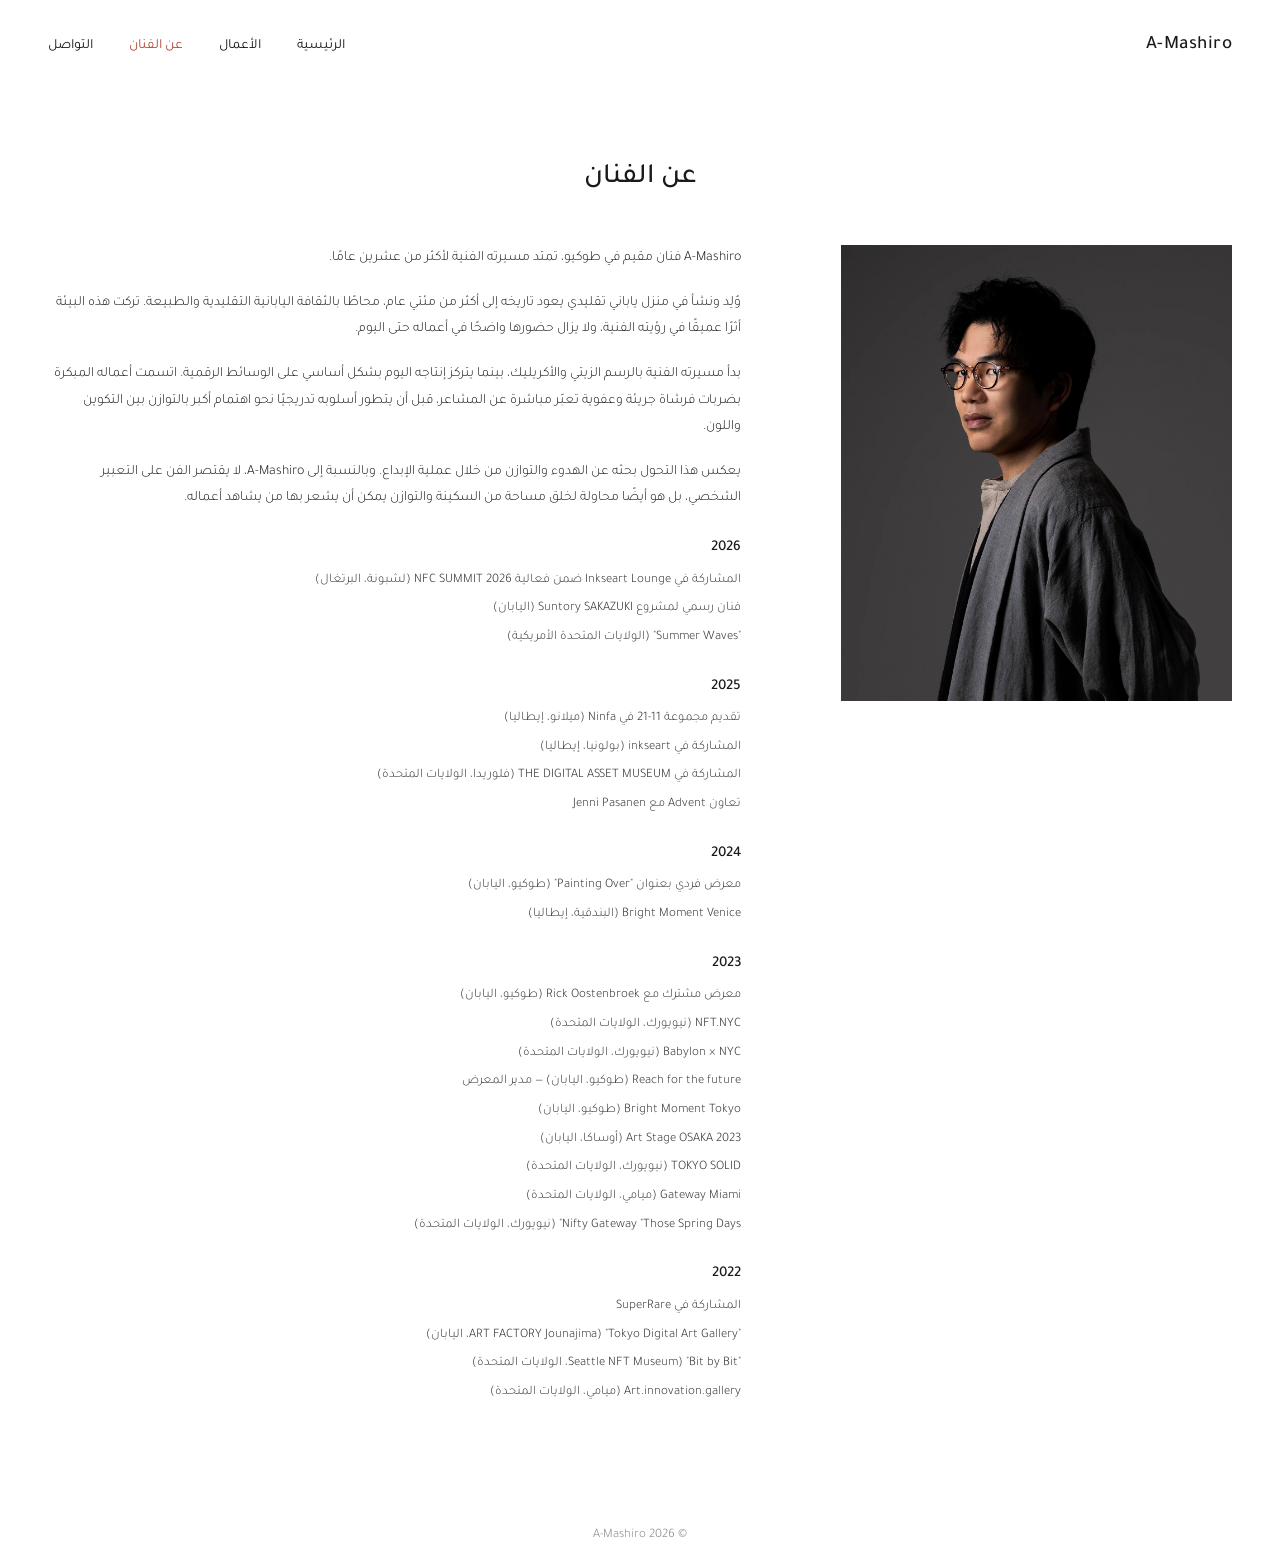
<file: about.html>
<!DOCTYPE html>
<html lang="ar" dir="rtl">
<head>
<meta charset="UTF-8">
<meta name="viewport" content="width=device-width, initial-scale=1.0">
<title>A-Mashiro | عن الفنان</title>
<meta name="description" content="موقع يعرض أعمالًا مختارة للفنان A-Mashiro.">
<link rel="stylesheet" href="style.css">
</head>
<body>
<header>
  <div class="logo"><a href="index.html">A-Mashiro</a></div>
  <nav class="mainnav">
    <div><a href="index.html" class="">الرئيسية</a></div>
    <div><a href="works.html" class="">الأعمال</a>
      <div class="dropdown"><a href="works.html">مختارات</a>
<a href="s1121.html">11-21</a>
<a href="memories.html">ذكريات في أعماق القلب</a>
<a href="primitives.html">بدائيات</a>
<a href="misalignment.html">عدم الاصطفاف</a>
<a href="window.html">نافذة التنوير</a>
<a href="dots2.html">نقطتان</a>
<a href="paintingover.html">إعادة الطلاء</a>
<a href="ginga.html">جينغا</a>
<a href="collaboration.html">أعمال تعاونية</a></div>
    </div>
    <div><a href="about.html" class="active">عن الفنان</a></div>
    <div><a href="#" class="">التواصل</a>
      <div class="dropdown">
        <a href="#" target="_blank" rel="noopener">Instagram</a>
      </div>
    </div>
  </nav>
</header>
<main>
<h1 class="page-title">عن الفنان</h1>

<div class="about-wrap">
  <div class="about-photo" data-src="data/about.json" data-folder="images/about/"></div>
  <div class="about-text">
    <p>A-Mashiro فنان مقيم في طوكيو، تمتد مسيرته الفنية لأكثر من عشرين عامًا.</p>
    <p>وُلِد ونشأ في منزل ياباني تقليدي يعود تاريخه إلى أكثر من مئتي عام، محاطًا بالثقافة اليابانية التقليدية والطبيعة. تركت هذه البيئة أثرًا عميقًا في رؤيته الفنية، ولا يزال حضورها واضحًا في أعماله حتى اليوم.</p>
    <p>بدأ مسيرته الفنية بالرسم الزيتي والأكريليك، بينما يتركز إنتاجه اليوم بشكل أساسي على الوسائط الرقمية. اتسمت أعماله المبكرة بضربات فرشاة جريئة وعفوية تعبّر مباشرة عن المشاعر، قبل أن يتطور أسلوبه تدريجيًا نحو اهتمام أكبر بالتوازن بين التكوين واللون.</p>
    <p>يعكس هذا التحول بحثه عن الهدوء والتوازن من خلال عملية الإبداع. وبالنسبة إلى A-Mashiro، لا يقتصر الفن على التعبير الشخصي، بل هو أيضًا محاولة لخلق مساحة من السكينة والتوازن يمكن أن يشعر بها من يشاهد أعماله.</p>
    <div class="cv-year">2026</div><div class="cv-item">المشاركة في Inkseart Lounge ضمن فعالية NFC SUMMIT 2026 (لشبونة، البرتغال)</div><div class="cv-item">فنان رسمي لمشروع Suntory SAKAZUKI (اليابان)</div><div class="cv-item">"Summer Waves" (الولايات المتحدة الأمريكية)</div><div class="cv-year">2025</div><div class="cv-item">تقديم مجموعة 11-21 في Ninfa (ميلانو، إيطاليا)</div><div class="cv-item">المشاركة في inkseart (بولونيا، إيطاليا)</div><div class="cv-item">المشاركة في THE DIGITAL ASSET MUSEUM (فلوريدا، الولايات المتحدة)</div><div class="cv-item">تعاون Advent مع Jenni Pasanen</div><div class="cv-year">2024</div><div class="cv-item">معرض فردي بعنوان "Painting Over" (طوكيو، اليابان)</div><div class="cv-item">Bright Moment Venice (البندقية، إيطاليا)</div><div class="cv-year">2023</div><div class="cv-item">معرض مشترك مع Rick Oostenbroek (طوكيو، اليابان)</div><div class="cv-item">NFT.NYC (نيويورك، الولايات المتحدة)</div><div class="cv-item">Babylon × NYC (نيويورك، الولايات المتحدة)</div><div class="cv-item">Reach for the future (طوكيو، اليابان) — مدير المعرض</div><div class="cv-item">Bright Moment Tokyo (طوكيو، اليابان)</div><div class="cv-item">Art Stage OSAKA 2023 (أوساكا، اليابان)</div><div class="cv-item">TOKYO SOLID (نيويورك، الولايات المتحدة)</div><div class="cv-item">Gateway Miami (ميامي، الولايات المتحدة)</div><div class="cv-item">Nifty Gateway "Those Spring Days" (نيويورك، الولايات المتحدة)</div><div class="cv-year">2022</div><div class="cv-item">المشاركة في SuperRare</div><div class="cv-item">"Tokyo Digital Art Gallery" (ART FACTORY Jounajima، اليابان)</div><div class="cv-item">"Bit by Bit" (Seattle NFT Museum، الولايات المتحدة)</div><div class="cv-item">Art.innovation.gallery (ميامي، الولايات المتحدة)</div>
  </div>
</div>
</main>
<footer>&copy; 2026 A-Mashiro</footer>
<script src="lightbox.js"></script>
<script src="about-loader.js"></script>
<script src="menu.js"></script>
</body>
</html>
</file>
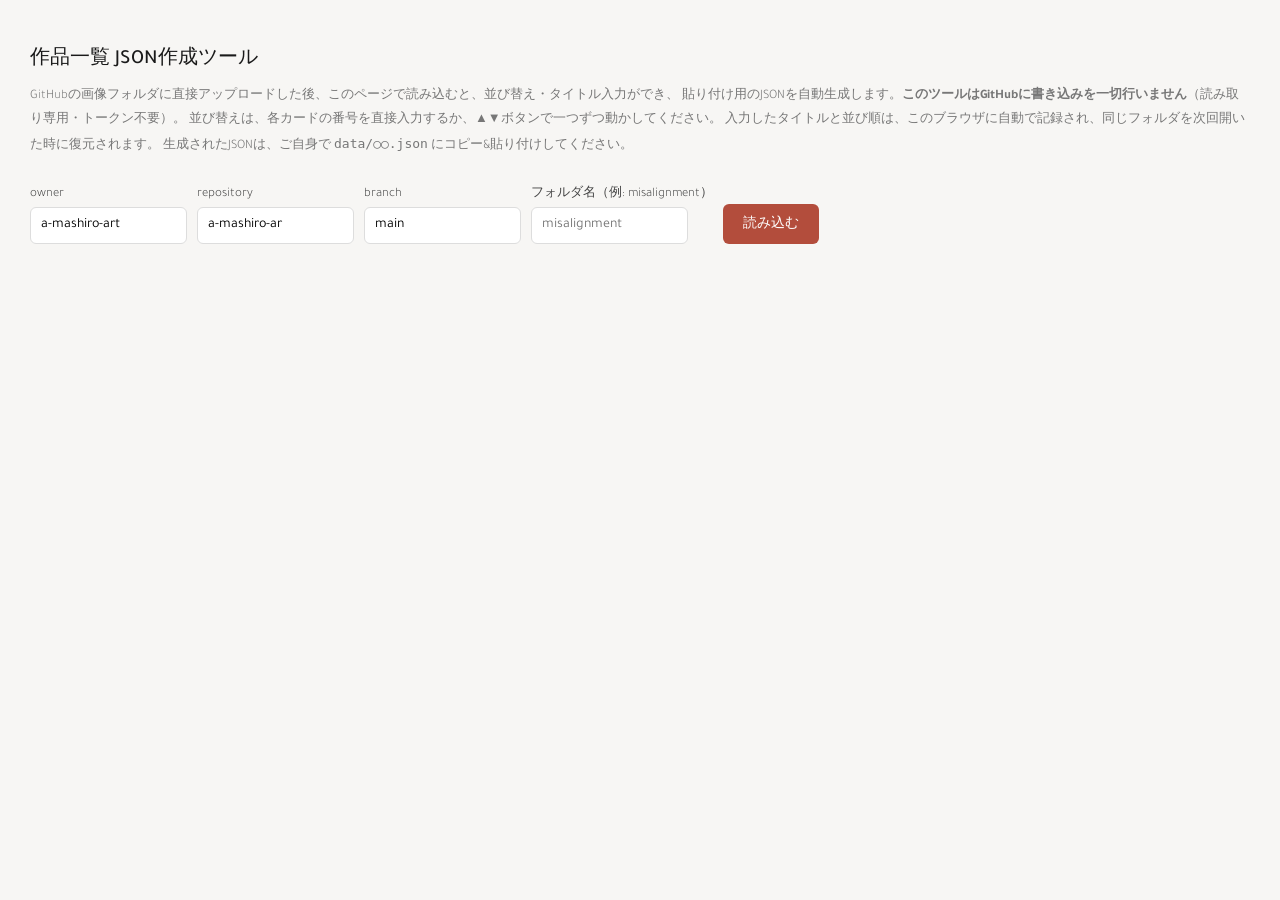
<file: json-builder.html>
<!DOCTYPE html>
<html lang="ja">
<head>
<meta charset="UTF-8">
<meta name="viewport" content="width=device-width, initial-scale=1.0">
<title>A-Mashiro — JSON作成ツール</title>
<style>
  @import url('https://fonts.googleapis.com/css2?family=Tajawal:wght@300;400;500&display=swap');
  * { box-sizing: border-box; }
  body {
    margin: 0;
    font-family: 'Tajawal', sans-serif;
    font-weight: 300;
    background: #f7f6f4;
    color: #1a1a1a;
    padding: 30px;
  }
  h1 { font-size: 20px; font-weight: 500; margin-bottom: 6px; }
  .hint { font-size: 13px; color: #777; margin-bottom: 24px; line-height: 1.8; }
  .row { display: flex; gap: 10px; align-items: end; flex-wrap: wrap; margin-bottom: 20px; }
  label { display: block; font-size: 13px; color: #444; margin-bottom: 4px; }
  input, select {
    font-family: inherit;
    font-size: 14px;
    padding: 9px 10px;
    border: 1px solid #ddd;
    border-radius: 6px;
  }
  button {
    font-family: inherit;
    font-size: 14px;
    padding: 10px 20px;
    border-radius: 6px;
    border: none;
    cursor: pointer;
    background: #b34d3c;
    color: #fff;
  }
  button:hover { background: #9c3f30; }
  button.ghost { background: #fff; border: 1px solid #ddd; color: #333; }
  button.ghost:hover { background: #f0f0f0; }
  .status { font-size: 13px; color: #666; margin-bottom: 16px; }
  .status.err { color: #b34d3c; }
  .status.ok { color: #2f7d3c; }

  .card-list {
    display: grid;
    grid-template-columns: repeat(auto-fill, minmax(180px, 1fr));
    gap: 14px;
    margin-bottom: 24px;
  }
  .card {
    background: #fff;
    border: 1px solid #eee;
    border-radius: 8px;
    overflow: hidden;
  }
  .card img { width: 100%; height: 130px; object-fit: cover; display: block; background: #f2f2f2; }
  .card .body { padding: 8px 10px; }
  .card .fname { font-size: 11px; color: #999; word-break: break-all; margin-bottom: 4px; }
  .card input {
    width: 100%;
    font-size: 13px;
    padding: 5px 7px;
  }
  .order-row {
    display: flex;
    align-items: center;
    gap: 6px;
    margin-bottom: 6px;
  }
  .move-btn {
    font-family: inherit;
    font-size: 11px;
    width: 26px;
    height: 26px;
    border: 1px solid #ddd;
    border-radius: 5px;
    background: #fff;
    color: #555;
    cursor: pointer;
    padding: 0;
    flex-shrink: 0;
  }
  .move-btn:hover:not(:disabled) { background: #f0f0f0; }
  .move-btn:disabled { opacity: 0.3; cursor: default; }
  .pos-input {
    width: 48px !important;
    text-align: center;
    font-weight: 500;
    color: #b34d3c;
    padding: 5px 4px !important;
  }

  textarea {
    width: 100%;
    height: 260px;
    font-family: 'SF Mono', Menlo, monospace;
    font-size: 13px;
    padding: 14px;
    border-radius: 8px;
    border: 1px solid #ddd;
    background: #fff;
  }
  .out-row { display: flex; gap: 10px; margin-top: 10px; }
</style>
</head>
<body>

<h1>作品一覧 JSON作成ツール</h1>
<p class="hint">
  GitHubの画像フォルダに直接アップロードした後、このページで読み込むと、並び替え・タイトル入力ができ、
  貼り付け用のJSONを自動生成します。<strong>このツールはGitHubに書き込みを一切行いません</strong>（読み取り専用・トークン不要）。
  並び替えは、各カードの番号を直接入力するか、▲▼ボタンで一つずつ動かしてください。
  入力したタイトルと並び順は、このブラウザに自動で記録され、同じフォルダを次回開いた時に復元されます。
  生成されたJSONは、ご自身で <code>data/○○.json</code> にコピー&貼り付けしてください。
</p>

<div class="row">
  <div>
    <label>owner</label>
    <input id="cfg-owner" type="text" value="a-mashiro-art">
  </div>
  <div>
    <label>repository</label>
    <input id="cfg-repo" type="text" value="a-mashiro-ar">
  </div>
  <div>
    <label>branch</label>
    <input id="cfg-branch" type="text" value="main">
  </div>
  <div>
    <label>フォルダ名（例: misalignment）</label>
    <input id="cfg-section" type="text" placeholder="misalignment">
  </div>
  <button id="btn-load">読み込む</button>
</div>

<div id="status" class="status"></div>

<div id="card-list" class="card-list"></div>

<div id="output-area" style="display:none;">
  <label>貼り付け用JSON（data/○○.json の中身）</label>
  <textarea id="output" readonly></textarea>
  <div class="out-row">
    <button id="btn-copy" class="ghost">コピー</button>
  </div>
</div>

<script>
(function () {
  'use strict';

  var items = [];
  var sectionKey = '';

  var btnLoad = document.getElementById('btn-load');
  var statusEl = document.getElementById('status');
  var cardListEl = document.getElementById('card-list');
  var outputArea = document.getElementById('output-area');
  var outputEl = document.getElementById('output');
  var btnCopy = document.getElementById('btn-copy');

  function setStatus(msg, kind) {
    statusEl.textContent = msg || '';
    statusEl.className = 'status' + (kind ? ' ' + kind : '');
  }

  function storageKey(section) {
    return 'amashiro_jsonbuilder_' + section;
  }

  function saveLocalState() {
    if (!sectionKey) return;
    var data = items.map(function (it) { return { file: it.file, title: it.title || '' }; });
    try {
      localStorage.setItem(storageKey(sectionKey), JSON.stringify(data));
    } catch (e) { /* storage full or unavailable — not critical */ }
  }

  function loadLocalState(section) {
    try {
      var raw = localStorage.getItem(storageKey(section));
      return raw ? JSON.parse(raw) : null;
    } catch (e) { return null; }
  }

  function cfg() {
    return {
      owner: document.getElementById('cfg-owner').value.trim(),
      repo: document.getElementById('cfg-repo').value.trim(),
      branch: document.getElementById('cfg-branch').value.trim() || 'main',
      section: document.getElementById('cfg-section').value.trim()
    };
  }

  btnLoad.addEventListener('click', function () {
    var c = cfg();
    if (!c.owner || !c.repo || !c.section) {
      setStatus('owner・repository・フォルダ名を入力してください。', 'err');
      return;
    }
    sectionKey = c.section;
    setStatus('読み込み中…');
    cardListEl.innerHTML = '';
    outputArea.style.display = 'none';

    var apiUrl = 'https://api.github.com/repos/' + c.owner + '/' + c.repo +
      '/contents/images/' + c.section + '?ref=' + encodeURIComponent(c.branch);

    fetch(apiUrl, { headers: { 'Accept': 'application/vnd.github+json' } })
      .then(function (res) {
        if (!res.ok) throw new Error('フォルダが見つかりません（images/' + c.section + '）。フォルダ名を確認してください。');
        return res.json();
      })
      .then(function (data) {
        if (!Array.isArray(data)) throw new Error('images/' + c.section + ' はフォルダではないようです。');
        items = data
          .filter(function (f) { return f.type === 'file' && f.name !== '.gitkeep'; })
          .map(function (f) {
            return {
              file: f.name,
              title: '',
              previewUrl: 'https://raw.githubusercontent.com/' + c.owner + '/' + c.repo + '/' + c.branch + '/images/' + c.section + '/' + encodeURIComponent(f.name)
            };
          });
        if (!items.length) {
          setStatus('このフォルダに画像が見つかりませんでした。', 'err');
          return;
        }

        // restore previously saved titles + order for this section, if any
        var saved = loadLocalState(c.section);
        var restoredNote = '';
        if (saved && saved.length) {
          var titleByFile = {};
          saved.forEach(function (s) { titleByFile[s.file] = s.title; });
          items.forEach(function (it) {
            if (titleByFile.hasOwnProperty(it.file)) it.title = titleByFile[it.file];
          });
          var savedOrder = saved.map(function (s) { return s.file; });
          items.sort(function (a, b) {
            var ia = savedOrder.indexOf(a.file);
            var ib = savedOrder.indexOf(b.file);
            if (ia === -1) ia = savedOrder.length + items.indexOf(a);
            if (ib === -1) ib = savedOrder.length + items.indexOf(b);
            return ia - ib;
          });
          restoredNote = '（前回の並び順・タイトルを復元しました）';
        }

        setStatus(items.length + '件の画像を読み込みました。' + restoredNote + ' カードをドラッグして並び替え、必要ならタイトルを入力してください。', 'ok');
        renderCards();
        updateOutput();
        saveLocalState();
      })
      .catch(function (err) {
        console.error(err);
        setStatus(err.message, 'err');
      });
  });

  function moveItem(fromIdx, toIdx) {
    toIdx = Math.max(0, Math.min(items.length - 1, toIdx));
    if (fromIdx === toIdx) return;
    var moved = items.splice(fromIdx, 1)[0];
    items.splice(toIdx, 0, moved);
    renderCards();
    updateOutput();
    saveLocalState();
  }

  function renderCards() {
    cardListEl.innerHTML = '';
    items.forEach(function (item, idx) {
      var card = document.createElement('div');
      card.className = 'card';

      var img = document.createElement('img');
      img.src = item.previewUrl;
      img.loading = 'lazy';
      card.appendChild(img);

      var body = document.createElement('div');
      body.className = 'body';

      var orderRow = document.createElement('div');
      orderRow.className = 'order-row';

      var btnUp = document.createElement('button');
      btnUp.type = 'button';
      btnUp.className = 'move-btn';
      btnUp.textContent = '▲';
      btnUp.title = '一つ前へ';
      btnUp.disabled = idx === 0;
      btnUp.addEventListener('click', function () { moveItem(idx, idx - 1); });

      var posInput = document.createElement('input');
      posInput.type = 'number';
      posInput.className = 'pos-input';
      posInput.min = '1';
      posInput.max = String(items.length);
      posInput.value = idx + 1;
      posInput.addEventListener('change', function () {
        var target = parseInt(posInput.value, 10) - 1;
        if (isNaN(target)) { posInput.value = idx + 1; return; }
        moveItem(idx, target);
      });

      var btnDown = document.createElement('button');
      btnDown.type = 'button';
      btnDown.className = 'move-btn';
      btnDown.textContent = '▼';
      btnDown.title = '一つ後ろへ';
      btnDown.disabled = idx === items.length - 1;
      btnDown.addEventListener('click', function () { moveItem(idx, idx + 1); });

      orderRow.appendChild(btnUp);
      orderRow.appendChild(posInput);
      orderRow.appendChild(btnDown);
      body.appendChild(orderRow);

      var fname = document.createElement('div');
      fname.className = 'fname';
      fname.textContent = item.file;
      body.appendChild(fname);

      var titleInput = document.createElement('input');
      titleInput.type = 'text';
      titleInput.placeholder = 'タイトル（任意）';
      titleInput.value = item.title || '';
      titleInput.addEventListener('input', function () {
        item.title = titleInput.value;
        updateOutput();
        saveLocalState();
      });
      body.appendChild(titleInput);

      card.appendChild(body);
      cardListEl.appendChild(card);
    });
  }

  function updateOutput() {
    var data = items.map(function (it) {
      return { file: it.file, title: it.title || '' };
    });
    outputEl.value = JSON.stringify(data, null, 2);
    outputArea.style.display = 'block';
  }

  btnCopy.addEventListener('click', function () {
    outputEl.select();
    document.execCommand('copy');
    setStatus('コピーしました。data/' + sectionKey + '.json に貼り付けてください。', 'ok');
  });
})();
</script>
</body>
</html>
</file>
<file: style.css>
@import url('https://fonts.googleapis.com/css2?family=Tajawal:wght@200;300;400;500&display=swap');

* { box-sizing: border-box; margin: 0; padding: 0; }

html { scroll-behavior: smooth; overflow-x: hidden; }

body {
  overflow-x: hidden;
  font-family: 'Tajawal', 'Segoe UI', Tahoma, sans-serif;
  font-weight: 300;
  color: #1a1a1a;
  background: #ffffff;
  line-height: 1.9;
}

a { color: inherit; text-decoration: none; }

header {
  display: flex;
  justify-content: space-between;
  align-items: center;
  padding: 28px 48px;
  position: relative;
  z-index: 50;
}

.logo {
  font-size: 19px;
  font-weight: 500;
  letter-spacing: 0.5px;
}

nav.mainnav {
  display: flex;
  gap: 36px;
  font-size: 14px;
  font-weight: 400;
}

nav.mainnav > div { position: relative; }

nav.mainnav a.active { color: #b34d3c; }

.dropdown {
  display: none;
  position: absolute;
  top: 100%;
  right: 0;
  background: #fff;
  padding: 14px 0 6px;
  width: max-content;
  max-width: 260px;
  text-align: right;
}

nav.mainnav > div:hover .dropdown { display: block; }

.dropdown a {
  display: block;
  padding: 6px 22px;
  font-size: 14px;
  font-weight: 300;
  white-space: nowrap;
}

.dropdown a:hover { color: #b34d3c; }

.dropdown a.current-page {
  color: #b3b3b3;
  pointer-events: none;
}

main { max-width: 1400px; margin: 0 auto; padding: 0 48px 100px; }

.page-title {
  text-align: center;
  font-size: 28px;
  font-weight: 500;
  margin: 60px 0 26px;
}

.page-desc {
  max-width: 900px;
  margin: 0 auto 60px;
  text-align: right;
  font-size: 14px;
  font-weight: 300;
  color: #333;
}

.gallery {
  column-count: 2;
  column-gap: 6px;
}

.gallery img { width: 100%; height: auto; max-width: none; display: block; }

.gallery .gallery-item {
  height: auto;
  break-inside: avoid;
  margin-bottom: 6px;
}

.gallery.three { column-count: 3; }

.hero-img { width: 100%; display: block; }

body.home {
  display: flex;
  flex-direction: column;
  min-height: 100vh;
}

.hero-slider {
  position: relative;
  width: 100%;
  height: 62vh;
  overflow: hidden;
  margin: 10px 0;
}

body.home .hero-slider {
  flex: 1;
  height: auto;
  min-height: 0;
  width: 100%;
}

.hero-slide {
  position: absolute;
  inset: 0;
  opacity: 0;
  transition: opacity 0.9s ease;
}

.hero-slide.active { opacity: 1; }

.hero-nav {
  position: absolute;
  top: 50%;
  transform: translateY(-50%);
  width: 48px;
  height: 48px;
  background: none;
  border: none;
  cursor: pointer;
  padding: 0;
  z-index: 20;
}

.hero-nav::before {
  content: "";
  display: block;
  width: 12px;
  height: 12px;
  border-top: 1.5px solid rgba(255,255,255,0.75);
  border-right: 1.5px solid rgba(255,255,255,0.75);
  margin: 18px;
  filter: drop-shadow(0 1px 2px rgba(0,0,0,0.4));
}

.hero-prev { left: 12px; }
.hero-prev::before { transform: rotate(-135deg); }

.hero-next { right: 12px; }
.hero-next::before { transform: rotate(45deg); }

.hero-slide img {
  width: 100%;
  height: 100%;
  object-fit: contain;
  background: #fff;
  display: block;
}

footer {
  text-align: center;
  padding: 14px 28px;
  font-size: 13px;
  color: #888;
}

.works-list {
  max-width: 640px;
  margin: 0 auto;
  display: flex;
  flex-direction: column;
  gap: 4px;
}

.works-list a {
  padding: 16px 0;
  border-bottom: 1px solid #eee;
  font-size: 15px;
  font-weight: 300;
  text-align: center;
}

.works-list a:hover { color: #b34d3c; }

.about-wrap {
  display: flex;
  gap: 100px;
  margin-top: 40px;
  align-items: flex-start;
}

.about-photo { width: 33%; aspect-ratio: 6 / 7; overflow: hidden; }
.about-photo img { width: 100%; height: 100%; object-fit: cover; object-position: top; display: block; }

.about-text { flex: 1; font-size: 14px; font-weight: 300; }
.about-text p { margin-bottom: 18px; }

.cv-year { font-weight: 500; margin: 22px 0 6px; font-size: 15px; }
.cv-item { font-size: 13px; font-weight: 300; margin-bottom: 4px; color: #333; }

.hamburger {
  display: none;
  flex-direction: column;
  justify-content: center;
  gap: 5px;
  width: 30px;
  height: 24px;
  background: none;
  border: none;
  cursor: pointer;
  padding: 0;
}
.hamburger span {
  display: block;
  height: 2px;
  background: #1a1a1a;
  border-radius: 1px;
}

.mobile-menu-overlay {
  display: none;
  position: fixed;
  inset: 0;
  width: 100%;
  height: 100%;
  max-width: none;
  margin: 0;
  background: #fff;
  z-index: 2000;
  overflow-y: auto;
  padding: 60px 30px 40px;
  box-sizing: border-box;
}
.mobile-menu-overlay.open { display: block; }

.mobile-menu-close {
  position: absolute;
  top: 22px;
  inset-inline-start: 26px;
  font-size: 30px;
  background: none;
  border: none;
  color: #333;
  cursor: pointer;
  line-height: 1;
}

.mobile-menu-list {
  display: flex;
  flex-direction: column;
  text-align: center;
  gap: 4px;
  max-width: 480px;
  margin: 0 auto;
}
.mobile-menu-list a {
  padding: 14px 0;
  font-size: 19px;
  border-bottom: 1px solid #f0f0f0;
}
.mobile-menu-list a.sub-item {
  font-size: 16px;
  font-weight: 300;
  color: #555;
  padding: 10px 0;
}
.mobile-menu-list a.current-page { color: #b3b3b3; pointer-events: none; }
.mobile-menu-list a.active { color: #b34d3c; }

@media (max-width: 900px) {
  header { display: flex; padding: 20px 24px; flex-direction: column; gap: 12px; align-items: center; }
  header nav.mainnav { display: none; }
  .hamburger { display: flex; }
  main { padding: 0 20px 60px; }
  .gallery, .gallery.three { column-count: 1; }
  .about-wrap { flex-direction: column; }
  .about-photo { width: 60%; margin: 0 auto; }

  body.home { display: block; min-height: auto; }
  body.home .hero-slider {
    flex: none;
    height: 60vh;
    padding-top: 0;
    margin: 10px 0;
    position: relative;
    overflow: hidden;
  }

  body.home .hero-slide img {
    object-fit: cover;
  }
}

/* Gallery lightbox */
.gallery-item {
  position: relative;
  overflow: hidden;
  cursor: pointer;
}

.gallery-item img {
  transition: opacity 0.35s ease, transform 0.35s ease;
  display: block;
}

.gallery-item .ov {
  position: absolute;
  inset: 0;
  display: flex;
  align-items: center;
  justify-content: center;
  flex-direction: column;
  gap: 4px;
  opacity: 0;
  color: #fff;
  text-shadow: 0 1px 6px rgba(0,0,0,0.5);
  transition: opacity 0.35s ease;
  pointer-events: none;
  text-align: center;
  padding: 20px;
}

.gallery-item .ov .ov-title { font-size: 17px; font-weight: 500; }
.gallery-item .ov .ov-year { font-size: 14px; opacity: 0.9; }

.gallery-item:hover img { opacity: 0.55; }
.gallery-item:hover .ov { opacity: 1; }

/* Lightbox overlay */
.lb-overlay {
  position: fixed;
  inset: 0;
  background: #fff;
  z-index: 1000;
  display: none;
  align-items: center;
  justify-content: center;
}

.lb-overlay.open { display: flex; }

.lb-close {
  position: absolute;
  top: 26px;
  inset-inline-start: 30px;
  font-size: 28px;
  line-height: 1;
  cursor: pointer;
  color: #333;
  background: none;
  border: none;
  z-index: 1010;
}

.lb-nav {
  position: absolute;
  top: 50%;
  transform: translateY(-50%);
  width: 48px;
  height: 48px;
  background: none;
  border: none;
  cursor: pointer;
  padding: 0;
  z-index: 1010;
}

.lb-nav::before {
  content: "";
  display: block;
  width: 12px;
  height: 12px;
  border-top: 1.5px solid rgba(51,51,51,0.75);
  border-right: 1.5px solid rgba(51,51,51,0.75);
  margin: 18px;
}

.lb-prev { left: 20px; }
.lb-prev::before { transform: rotate(-135deg); }

.lb-next { right: 20px; }
.lb-next::before { transform: rotate(45deg); }

.lb-body {
  display: flex;
  flex-direction: column;
  align-items: center;
  max-width: 90vw;
  max-height: 90vh;
}

.lb-body img {
  max-width: 88vw;
  max-height: 80vh;
  object-fit: contain;
  opacity: 0;
  transition: opacity 0.4s ease;
}

.lb-body img.show { opacity: 1; }

.lb-caption {
  margin-top: 18px;
  font-size: 14px;
  color: #666;
  text-align: center;
  opacity: 0;
  transition: opacity 0.4s ease;
}

.lb-caption.show { opacity: 1; }

@media (max-width: 900px) {
  .lb-close { top: 16px; inset-inline-start: 16px; font-size: 24px; }
  .lb-nav { font-size: 26px; padding: 8px; }
}
</file>
